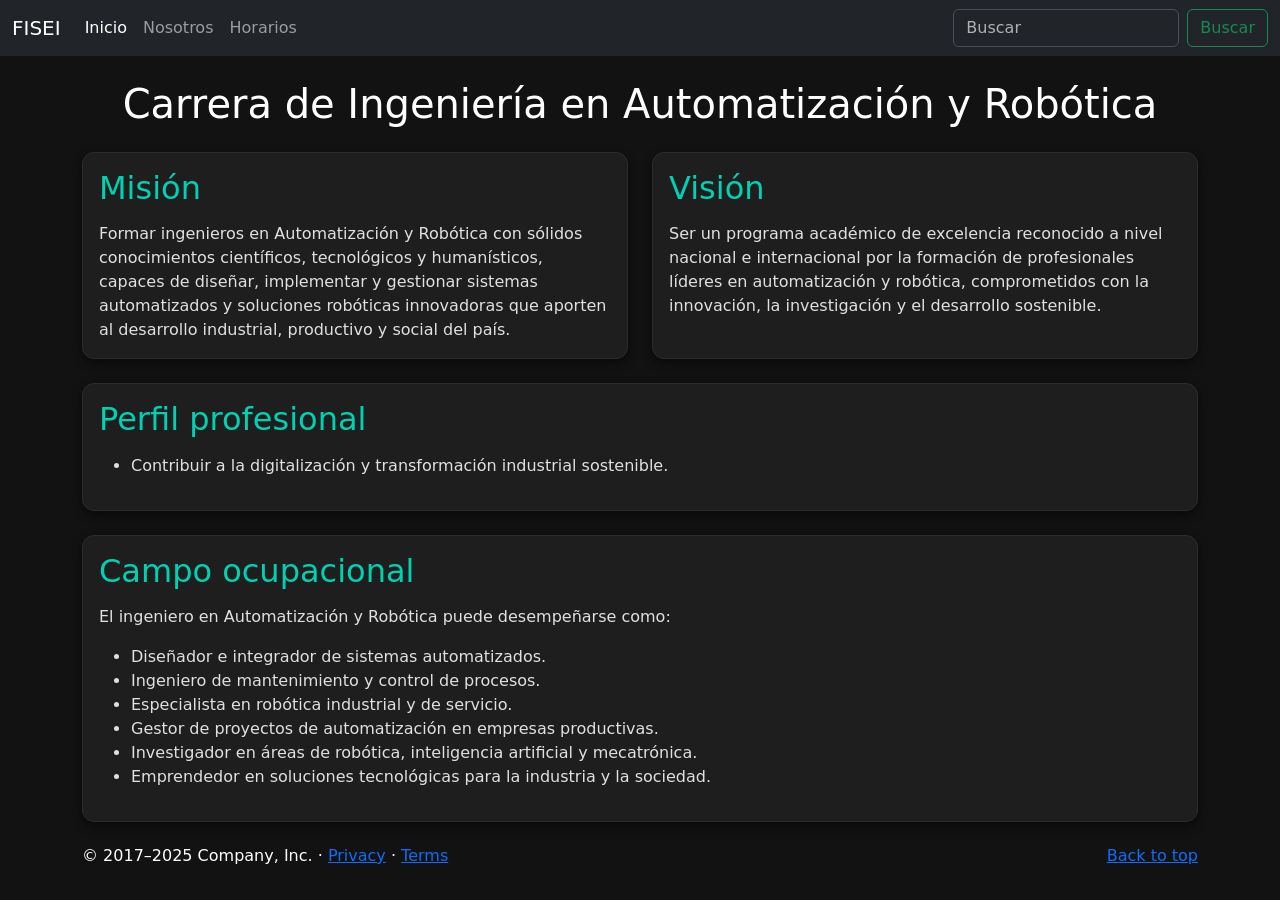
<file: automatizacion.html>
<!doctype html>
<html lang="en" data-bs-theme="auto">

<head>
    <meta charset="utf-8" />
    <meta name="viewport" content="width=device-width, initial-scale=1" />
    <title>FISEI</title>
    <link href="../assets/dist/css/bootstrap.min.css" rel="stylesheet" />
    <link href="automatizacion.css" rel="stylesheet" />
    <script src="../assets/js/color-modes.js"></script>
</head>

<body>
    <!-- HEADER -->
    <header data-bs-theme="dark">
        <nav class="navbar navbar-expand-md navbar-dark fixed-top bg-dark">
            <div class="container-fluid">
                <a class="navbar-brand" href="#">FISEI</a>
                <button class="navbar-toggler" type="button" data-bs-toggle="collapse" data-bs-target="#navbarCollapse"
                    aria-controls="navbarCollapse" aria-expanded="false" aria-label="Toggle navigation">
                    <span class="navbar-toggler-icon"></span>
                </button>
                <div class="collapse navbar-collapse" id="navbarCollapse">
                    <ul class="navbar-nav me-auto mb-2 mb-md-0">
                        <li class="nav-item">
                            <a class="nav-link active" aria-current="page" href="#">Inicio</a>
                        </li>
                        <li class="nav-item"><a class="nav-link" href="nosotros.html">Nosotros</a></li>
                        <li class="nav-item"><a class="nav-link" href="#">Horarios</a></li>
                    </ul>
                    <form class="d-flex" role="search">
                        <input class="form-control me-2" type="search" placeholder="Buscar" aria-label="Search" />
                        <button class="btn btn-outline-success" type="submit">
                            Buscar
                        </button>
                    </form>
                </div>
            </div>
        </nav>
    </header>

    <!-- BODY CON CONTENIDO -->
    <main class="container">
        <h1 class="text-center mb-4">Carrera de Ingeniería en Automatización y Robótica</h1>

        <div class="row g-4">
            <!-- Misión -->
            <div class="col-md-6">
                <div class="card custom-card h-100">
                    <div class="card-body">
                        <h2 class="card-title">Misión</h2>
                        <p class="card-text">
                            Formar ingenieros en Automatización y Robótica con sólidos conocimientos científicos,
                            tecnológicos y humanísticos, capaces de diseñar, implementar y gestionar sistemas
                            automatizados y soluciones robóticas innovadoras que aporten al desarrollo industrial,
                            productivo y social del país.
                        </p>
                    </div>
                </div>
            </div>

            <!-- Visión -->
            <div class="col-md-6">
                <div class="card custom-card h-100">
                    <div class="card-body">
                        <h2 class="card-title">Visión</h2>
                        <p class="card-text">
                            Ser un programa académico de excelencia reconocido a nivel nacional e internacional
                            por la formación de profesionales líderes en automatización y robótica,
                            comprometidos con la innovación, la investigación y el desarrollo sostenible.
                        </p>
                    </div>
                </div>
            </div>

            <!-- Perfil profesional -->
            <div class="col-md-12">
                <div class="card custom-card">
                    <div class="card-body">
                        <h2 class="card-title">Perfil profesional</h2>
                        <ul>
                            <li>Contribuir a la digitalización y transformación industrial sostenible.</li>
                        </ul>
                    </div>
                </div>
            </div>

            <!-- Campo ocupacional -->
            <div class="col-md-12">
                <div class="card custom-card">
                    <div class="card-body">
                        <h2 class="card-title">Campo ocupacional</h2>
                        <p>El ingeniero en Automatización y Robótica puede desempeñarse como:</p>
                        <ul>
                            <li>Diseñador e integrador de sistemas automatizados.</li>
                            <li>Ingeniero de mantenimiento y control de procesos.</li>
                            <li>Especialista en robótica industrial y de servicio.</li>
                            <li>Gestor de proyectos de automatización en empresas productivas.</li>
                            <li>Investigador en áreas de robótica, inteligencia artificial y mecatrónica.</li>
                            <li>Emprendedor en soluciones tecnológicas para la industria y la sociedad.</li>
                        </ul>
                    </div>
                </div>
            </div>
        </div>
    </main>



    <!-- FOOTER SIEMPRE ABAJO -->
    <footer class="container py-3">
        <p class="float-end"><a href="#">Back to top</a></p>
        <p>
            &copy; 2017–2025 Company, Inc. &middot;
            <a href="#">Privacy</a> &middot; <a href="#">Terms</a>
        </p>
    </footer>

    <script src="../assets/dist/js/bootstrap.bundle.min.js"></script>
</body>

</html>
</file>
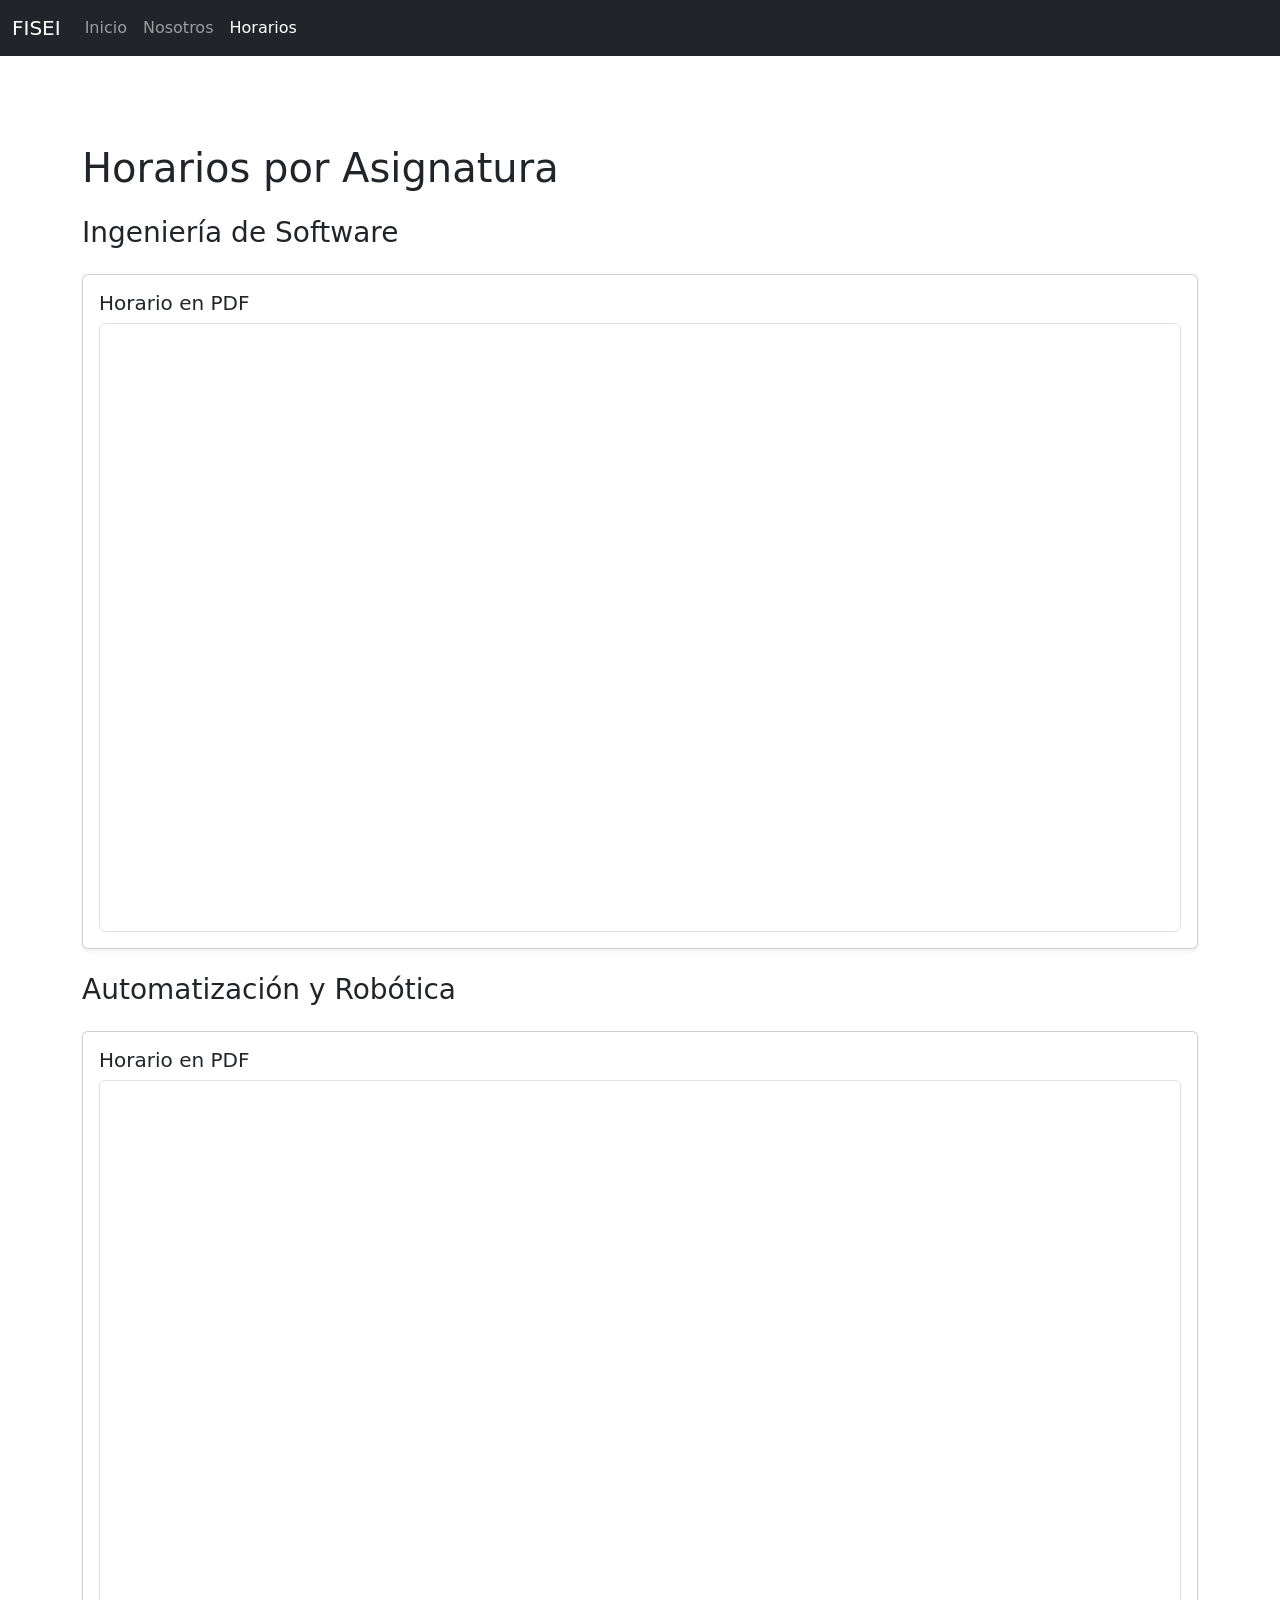
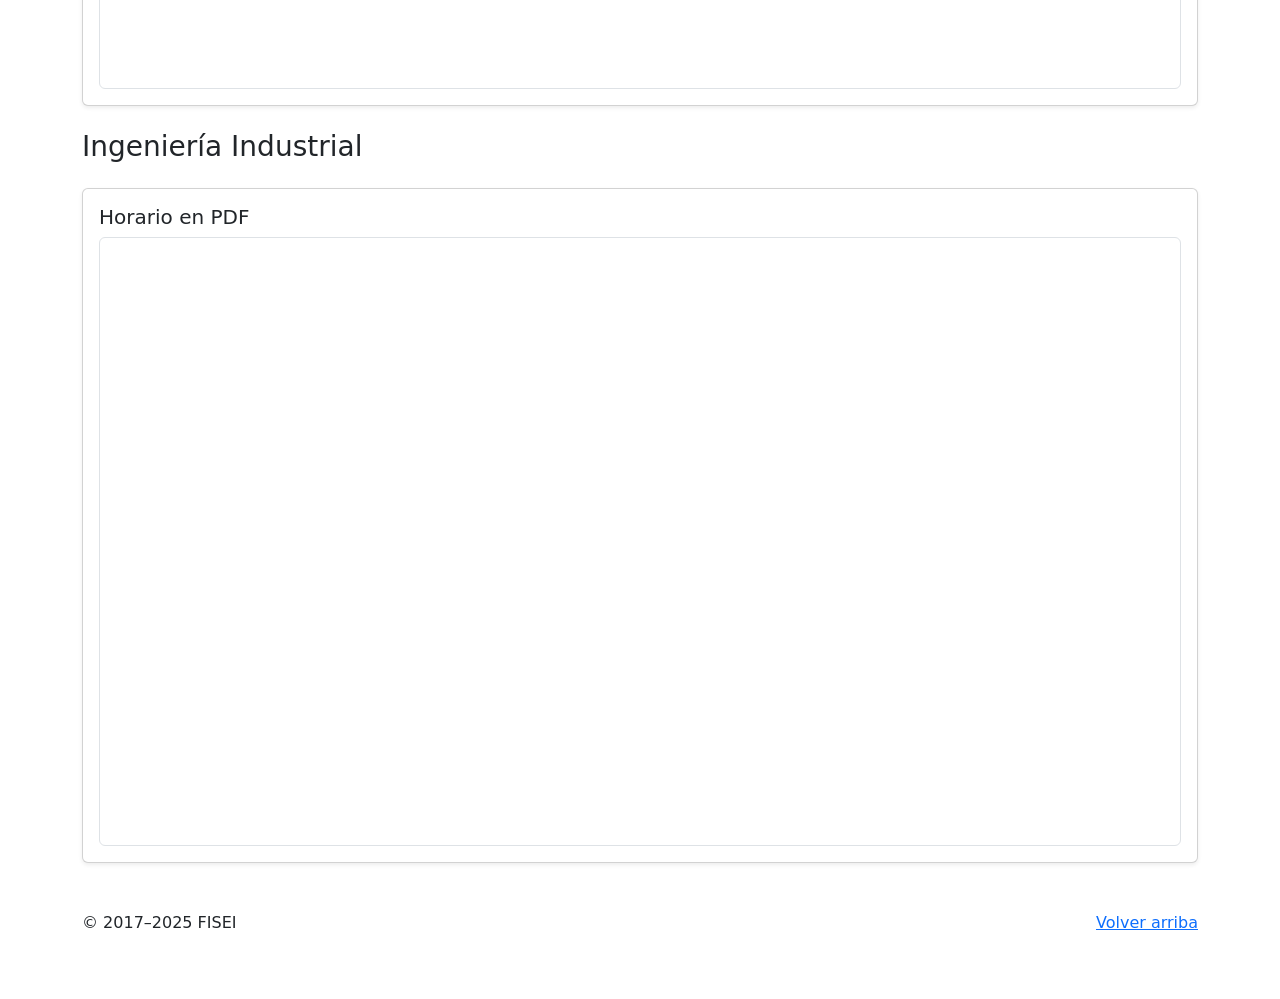
<file: horarios.html>
<!doctype html>
<html lang="es" data-bs-theme="auto">
  <head>
    <meta charset="utf-8" />
    <meta name="viewport" content="width=device-width, initial-scale=1" />
    <title>Horarios — FISEI</title>
    <script src="../assets/js/color-modes.js"></script>
    <link href="../assets/dist/css/bootstrap.min.css" rel="stylesheet" />
    <meta name="theme-color" content="#712cf9" />
    <link href="carousel.css" rel="stylesheet" />
  </head>
  <body>
    <!-- Navbar -->
    <header data-bs-theme="dark">
      <nav class="navbar navbar-expand-md navbar-dark fixed-top bg-dark">
        <div class="container-fluid">
          <a class="navbar-brand" href="#">FISEI</a>
          <button class="navbar-toggler" type="button" data-bs-toggle="collapse" data-bs-target="#navbarCollapse">
            <span class="navbar-toggler-icon"></span>
          </button>
          <div class="collapse navbar-collapse" id="navbarCollapse">
            <ul class="navbar-nav me-auto mb-2 mb-md-0">
              <li class="nav-item"><a class="nav-link" href="index.html">Inicio</a></li>
              <li class="nav-item"><a class="nav-link" href="nosotros.html">Nosotros</a></li>
              <li class="nav-item"><a class="nav-link active" aria-current="page" href="horarios.html">Horarios</a></li>
            </ul>
          </div>
        </div>
      </nav>
    </header>

    <main class="pt-5 mt-5 container">
      <h1 class="mb-4">Horarios por Asignatura</h1>

      <!-- SOFTWARE -->
      <h3>Ingeniería de Software</h3>
      <div class="card shadow-sm my-4 horario-pdf"
           data-pdf-src="assets/archivos/SOFTWARE.pdf">
        <div class="card-body">
          <h5 class="card-title">Horario en PDF</h5>
          <div class="ratio ratio-16x9 rounded border pdf-viewer">
            <iframe src="" title="Horario PDF — Software" allow="fullscreen" style="border:0"></iframe>
          </div>
          <div class="p-4 border rounded bg-body-tertiary pdf-fallback d-none">
            <h5 class="mb-3">Bienvenidos a un nuevo semestre cargado de oportunidades y conocimiento 🎓</h5>
            <p>
              La Facultad de Ingeniería en Sistemas, Electrónica e Industrial se complace en presentar los horarios de clase para el período <strong>Agosto 2025 – Enero 2026</strong>.
            </p>
            <p>
              Este semestre estará lleno de desafíos y aprendizajes que te impulsarán a crecer personal y profesionalmente.
            </p>
            <p class="mb-0"><strong>¡Te esperamos en clase con la mejor energía! 🚀</strong></p>
          </div>
        </div>
      </div>

      <!-- ROBÓTICA -->
      <h3>Automatización y Robótica</h3>
      <div class="card shadow-sm my-4 horario-pdf"
           data-pdf-src="assets/archivos/ROBOTICA.pdf">
        <div class="card-body">
          <h5 class="card-title">Horario en PDF</h5>
          <div class="ratio ratio-16x9 rounded border pdf-viewer">
            <iframe src="" title="Horario PDF — Robótica" allow="fullscreen" style="border:0"></iframe>
          </div>
          <div class="p-4 border rounded bg-body-tertiary pdf-fallback d-none">
            <h5 class="mb-3">Bienvenidos a un nuevo semestre cargado de oportunidades y conocimiento 🎓</h5>
            <p>
              La Facultad de Ingeniería en Sistemas, Electrónica e Industrial se complace en presentar los horarios de clase para el período <strong>Agosto 2025 – Enero 2026</strong>.
            </p>
            <p>
              Este semestre estará lleno de desafíos y aprendizajes que te impulsarán a crecer personal y profesionalmente.
            </p>
            <p class="mb-0"><strong>¡Te esperamos en clase con la mejor energía! 🚀</strong></p>
          </div>
        </div>
      </div>

      <!-- INDUSTRIAL -->
      <h3>Ingeniería Industrial</h3>
      <div class="card shadow-sm my-4 horario-pdf"
           data-pdf-src="assets/archivos/INDUSTRIAL.pdf">
        <div class="card-body">
          <h5 class="card-title">Horario en PDF</h5>
          <div class="ratio ratio-16x9 rounded border pdf-viewer">
            <iframe src="" title="Horario PDF — Industrial" allow="fullscreen" style="border:0"></iframe>
          </div>
          <div class="p-4 border rounded bg-body-tertiary pdf-fallback d-none">
            <h5 class="mb-3">Bienvenidos a un nuevo semestre cargado de oportunidades y conocimiento 🎓</h5>
            <p>
              La Facultad de Ingeniería en Sistemas, Electrónica e Industrial se complace en presentar los horarios de clase para el período <strong>Agosto 2025 – Enero 2026</strong>.
            </p>
            <p>
              Este semestre estará lleno de desafíos y aprendizajes que te impulsarán a crecer personal y profesionalmente.
            </p>
            <p class="mb-0"><strong>¡Te esperamos en clase con la mejor energía! 🚀</strong></p>
          </div>
        </div>
      </div>

      <footer class="mt-5">
        <p class="float-end"><a href="#">Volver arriba</a></p>
        <p>&copy; 2017–2025 FISEI</p>
      </footer>
    </main>

    <script src="../assets/dist/js/bootstrap.bundle.min.js"></script>
    <script>
      document.addEventListener("DOMContentLoaded", () => {
        const blocks = document.querySelectorAll(".horario-pdf");
        blocks.forEach(block => {
          const src = block.getAttribute("data-pdf-src");
          const viewer = block.querySelector(".pdf-viewer");
          const iframe = viewer.querySelector("iframe");
          const fallback = block.querySelector(".pdf-fallback");

          if (!src) {
            viewer.classList.add("d-none");
            fallback.classList.remove("d-none");
            return;
          }

          fetch(src, { method: "HEAD" })
            .then(r => {
              const isPDF = (r.headers.get("content-type") || "").includes("pdf");
              if (r.ok && isPDF) {
                iframe.src = src;
              } else {
                viewer.classList.add("d-none");
                fallback.classList.remove("d-none");
              }
            })
            .catch(() => {
              viewer.classList.add("d-none");
              fallback.classList.remove("d-none");
            });
        });
      });
    </script>
  </body>
</html>
</file>
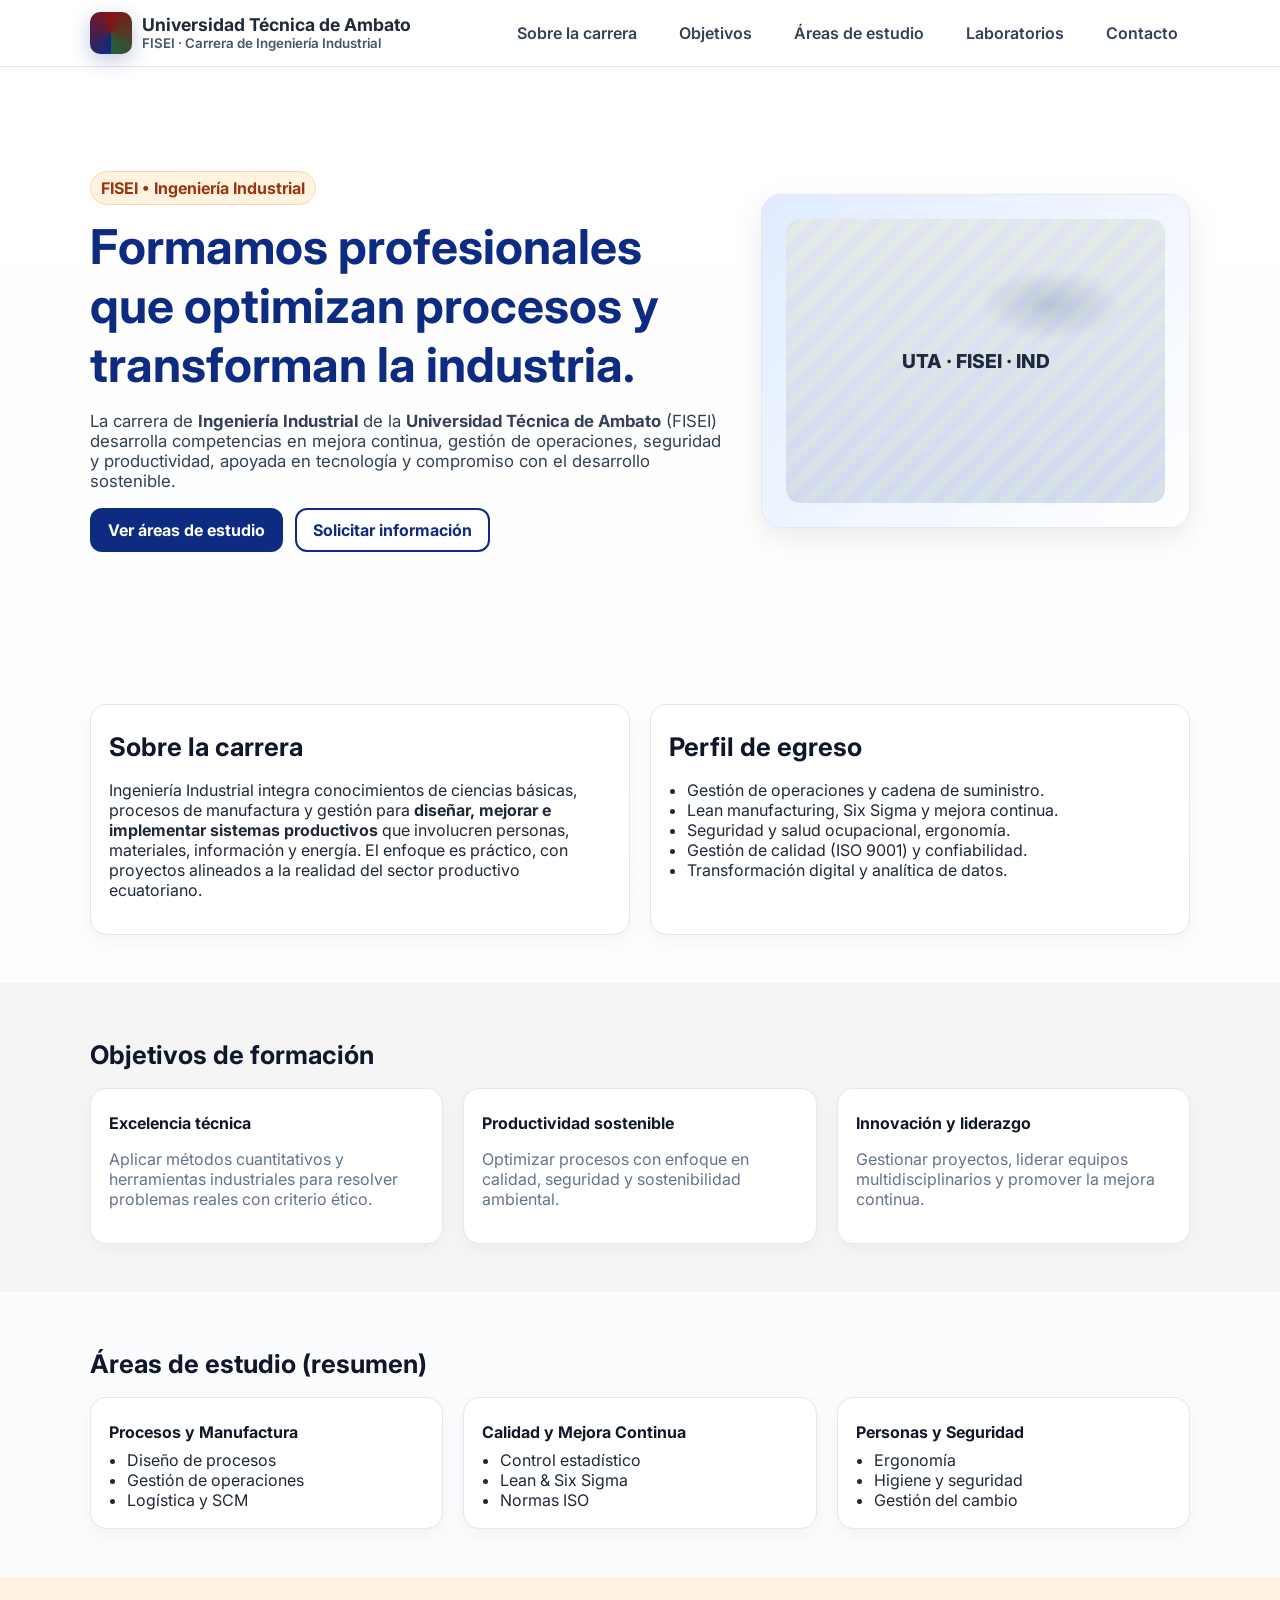
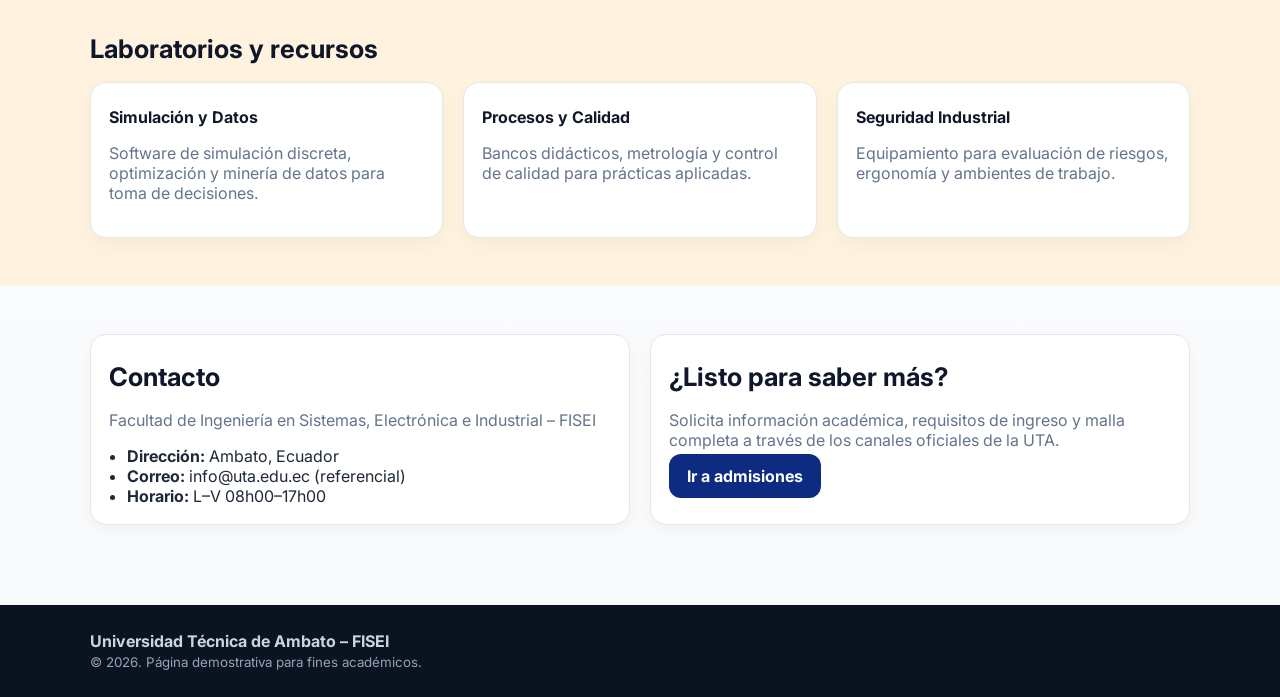
<file: industrial.html>
<!DOCTYPE html>
<html lang="es">
<head>
  <meta charset="utf-8" />
  <meta name="viewport" content="width=device-width, initial-scale=1" />
  <title>Ingeniería Industrial – UTA | FISEI</title>
  <meta name="description" content="Página básica informativa de la Carrera de Ingeniería Industrial de la Universidad Técnica de Ambato (FISEI)." />
  <link rel="preconnect" href="https://fonts.googleapis.com">
  <link rel="preconnect" href="https://fonts.gstatic.com" crossorigin>
  <link href="https://fonts.googleapis.com/css2?family=Inter:wght@400;600;800&display=swap" rel="stylesheet">
  <style>
    :root{
      --azul:#0D2B81; /* paleta base solicitada por el usuario en trabajos previos */
      --celeste:#f5f5f5;
      --crema:#FFF3E0;
      --verde:#20603D;
      --acento:#E53935; /* rojo */
      --texto:#1f2937;
    }
    *{box-sizing:border-box}
    body{margin:0;font-family:"Inter",system-ui,-apple-system,Segoe UI,Roboto,Arial,sans-serif;color:var(--texto);background:linear-gradient(180deg,#ffffff, #f8fafc)}
    a{color:inherit;text-decoration:none}
    .container{width:min(1100px,92%);margin-inline:auto}

    /* Header */
    header{position:sticky;top:0;background:#fff;border-bottom:1px solid #e5e7eb;z-index:20}
    .nav{display:flex;align-items:center;justify-content:space-between;padding:12px 0}
    .brand{display:flex;gap:10px;align-items:center}
    .logo{width:42px;height:42px;border-radius:10px;background:conic-gradient(from 180deg,var(--azul),#841515,var(--verde));box-shadow:0 6px 20px rgba(13,43,129,.25)}
    .brand h1{font-size:1.1rem;line-height:1.1;margin:0}
    .brand small{display:block;color:#475569;font-weight:600}
    nav ul{display:flex;gap:18px;list-style:none;margin:0;padding:0}
    nav a{padding:8px 12px;border-radius:10px;font-weight:600;color:#334155}
    nav a:hover{background:#eef2ff;color:#1e293b}

    /* Hero */
    .hero{position:relative;overflow:hidden}
    .hero .wrap{display:grid;grid-template-columns:1.2fr .8fr;gap:28px;align-items:center;padding:56px 0}
    .badge{display:inline-flex;gap:8px;align-items:center;background:var(--crema);color:#9a3412;border:1px solid #fed7aa;padding:6px 10px;border-radius:999px;font-weight:700}
    .hero h2{font-size:clamp(1.8rem,4.8vw,3rem);margin:12px 0;color:var(--azul)}
    .hero p{font-size:1.05rem;color:#334155}
    .cta{margin-top:16px;display:flex;gap:12px;flex-wrap:wrap}
    .btn{padding:10px 16px;border-radius:12px;font-weight:700;border:2px solid transparent}
    .btn.primary{background:var(--azul);color:#fff}
    .btn.primary:hover{opacity:.92}
    .btn.outline{border-color:var(--azul);color:var(--azul);background:#fff}
    .btn.outline:hover{background:#eef2ff}
    .card-illus{background:linear-gradient(135deg,#e0ecff,#fff);border:1px solid #e5e7eb;border-radius:20px;padding:24px;box-shadow:0 10px 30px rgba(2,6,23,.08)}
    .illus{aspect-ratio:4/3;border-radius:14px;background:repeating-linear-gradient(135deg,rgba(13,43,129,.12) 0 10px, rgba(32,96,61,.12) 10px 20px),radial-gradient(120px 60px at 70% 30%, rgba(13,43,129,.18), transparent 60%),linear-gradient(180deg,#ffffff,#eef2ff);display:grid;place-items:center;color:#1e293b;font-weight:800;}
    .illus span{font-size:1.2rem}

    /* Sections */
    section{padding:48px 0}
    h3{font-size:1.6rem;color:#0f172a;margin:8px 0 18px}
    .grid{display:grid;gap:20px}
    .cols-3{grid-template-columns:repeat(3,1fr)}
    .cols-2{grid-template-columns:repeat(2,1fr)}
    .card{background:#fff;border:1px solid #e5e7eb;border-radius:16px;padding:18px;box-shadow:0 6px 18px rgba(2,6,23,.04)}
    .card h4{margin:6px 0 8px;color:#111827}
    .muted{color:#64748b}
    ul.clean{padding-left:18px;margin:0}

    /* Footer */
    footer{margin-top:32px;background:#0b1220;color:#cbd5e1}
    .foot{display:grid;gap:14px;padding:26px 0}
    .foot small{color:#94a3b8}

    /* Responsive */
    @media (max-width: 900px){
      .hero .wrap{grid-template-columns:1fr}
      .cols-3{grid-template-columns:1fr}
      .cols-2{grid-template-columns:1fr}
    }
  </style>
</head>
<body>
  <header>
    <div class="container nav">
      <div class="brand">
        <div class="logo" aria-hidden="true"></div>
        <div>
          <h1>Universidad Técnica de Ambato</h1>
          <small>FISEI · Carrera de Ingeniería Industrial</small>
        </div>
      </div>
      <nav aria-label="Secciones principales">
        <ul>
          <li><a href="#sobre">Sobre la carrera</a></li>
          <li><a href="#objetivos">Objetivos</a></li>
          <li><a href="#malla">Áreas de estudio</a></li>
          <li><a href="#laboratorios">Laboratorios</a></li>
          <li><a href="#contacto">Contacto</a></li>
        </ul>
      </nav>
    </div>
  </header>

  <main>
    <!-- Hero -->
    <section class="hero">
      <div class="container wrap">
        <div>
          <span class="badge">FISEI • Ingeniería Industrial</span>
          <h2>Formamos profesionales que optimizan procesos y transforman la industria.</h2>
          <p>
            La carrera de <strong>Ingeniería Industrial</strong> de la <strong>Universidad Técnica de Ambato</strong> (FISEI) desarrolla competencias en
            mejora continua, gestión de operaciones, seguridad y productividad, apoyada en tecnología y compromiso con el desarrollo sostenible.
          </p>
          <div class="cta">
            <a href="#malla" class="btn primary">Ver áreas de estudio</a>
            <a href="#contacto" class="btn outline">Solicitar información</a>
          </div>
        </div>
        <div class="card-illus" aria-hidden="true">
          <div class="illus">
            <span>UTA · FISEI · IND</span>
          </div>
        </div>
      </div>
    </section>

    <!-- Sobre -->
    <section id="sobre">
      <div class="container grid cols-2">
        <div class="card">
          <h3>Sobre la carrera</h3>
          <p>
            Ingeniería Industrial integra conocimientos de ciencias básicas, procesos de manufactura y gestión para <strong>diseñar, mejorar e implementar sistemas productivos</strong> que involucren personas, materiales, información y energía. El enfoque es práctico, con proyectos alineados a la realidad del sector productivo ecuatoriano.
          </p>
        </div>
        <div class="card">
          <h3>Perfil de egreso</h3>
          <ul class="clean">
            <li>Gestión de operaciones y cadena de suministro.</li>
            <li>Lean manufacturing, Six Sigma y mejora continua.</li>
            <li>Seguridad y salud ocupacional, ergonomía.</li>
            <li>Gestión de calidad (ISO 9001) y confiabilidad.</li>
            <li>Transformación digital y analítica de datos.</li>
          </ul>
        </div>
      </div>
    </section>

    <!-- Objetivos -->
    <section id="objetivos" style="background:var(--celeste)">
      <div class="container">
        <h3>Objetivos de formación</h3>
        <div class="grid cols-3">
          <div class="card">
            <h4>Excelencia técnica</h4>
            <p class="muted">Aplicar métodos cuantitativos y herramientas industriales para resolver problemas reales con criterio ético.</p>
          </div>
          <div class="card">
            <h4>Productividad sostenible</h4>
            <p class="muted">Optimizar procesos con enfoque en calidad, seguridad y sostenibilidad ambiental.</p>
          </div>
          <div class="card">
            <h4>Innovación y liderazgo</h4>
            <p class="muted">Gestionar proyectos, liderar equipos multidisciplinarios y promover la mejora continua.</p>
          </div>
        </div>
      </div>
    </section>

    <!-- Áreas de estudio / malla breve -->
    <section id="malla">
      <div class="container">
        <h3>Áreas de estudio (resumen)</h3>
        <div class="grid cols-3">
          <div class="card">
            <h4>Procesos y Manufactura</h4>
            <ul class="clean">
              <li>Diseño de procesos</li>
              <li>Gestión de operaciones</li>
              <li>Logística y SCM</li>
            </ul>
          </div>
          <div class="card">
            <h4>Calidad y Mejora Continua</h4>
            <ul class="clean">
              <li>Control estadístico</li>
              <li>Lean &amp; Six Sigma</li>
              <li>Normas ISO</li>
            </ul>
          </div>
          <div class="card">
            <h4>Personas y Seguridad</h4>
            <ul class="clean">
              <li>Ergonomía</li>
              <li>Higiene y seguridad</li>
              <li>Gestión del cambio</li>
            </ul>
          </div>
        </div>
      </div>
    </section>

    <!-- Laboratorios -->
    <section id="laboratorios" style="background:var(--crema)">
      <div class="container">
        <h3>Laboratorios y recursos</h3>
        <div class="grid cols-3">
          <div class="card">
            <h4>Simulación y Datos</h4>
            <p class="muted">Software de simulación discreta, optimización y minería de datos para toma de decisiones.</p>
          </div>
          <div class="card">
            <h4>Procesos y Calidad</h4>
            <p class="muted">Bancos didácticos, metrología y control de calidad para prácticas aplicadas.</p>
          </div>
          <div class="card">
            <h4>Seguridad Industrial</h4>
            <p class="muted">Equipamiento para evaluación de riesgos, ergonomía y ambientes de trabajo.</p>
          </div>
        </div>
      </div>
    </section>

    <!-- Contacto -->
    <section id="contacto">
      <div class="container grid cols-2">
        <div class="card">
          <h3>Contacto</h3>
          <p class="muted">Facultad de Ingeniería en Sistemas, Electrónica e Industrial – FISEI</p>
          <ul class="clean">
            <li><strong>Dirección:</strong> Ambato, Ecuador</li>
            <li><strong>Correo:</strong> info@uta.edu.ec (referencial)</li>
            <li><strong>Horario:</strong> L–V 08h00–17h00</li>
          </ul>
        </div>
        <div class="card">
          <h3>¿Listo para saber más?</h3>
          <p class="muted">Solicita información académica, requisitos de ingreso y malla completa a través de los canales oficiales de la UTA.</p>
          <a class="btn primary" href="https://fisei.uta.edu.ec/v4.0/index.php/carreras-y-programas/ingenieria-industrial";return false;">Ir a admisiones</a>
        </div>
      </div>
    </section>
  </main>

  <footer>
    <div class="container foot">
      <div>
        <strong>Universidad Técnica de Ambato – FISEI</strong><br />
        <small>© <span id="y"></span>. Página demostrativa para fines académicos.</small>
      </div>
    </div>
  </footer>

  <script>
    document.getElementById('y').textContent = new Date().getFullYear();
  </script>
</body>
</html>
</file>
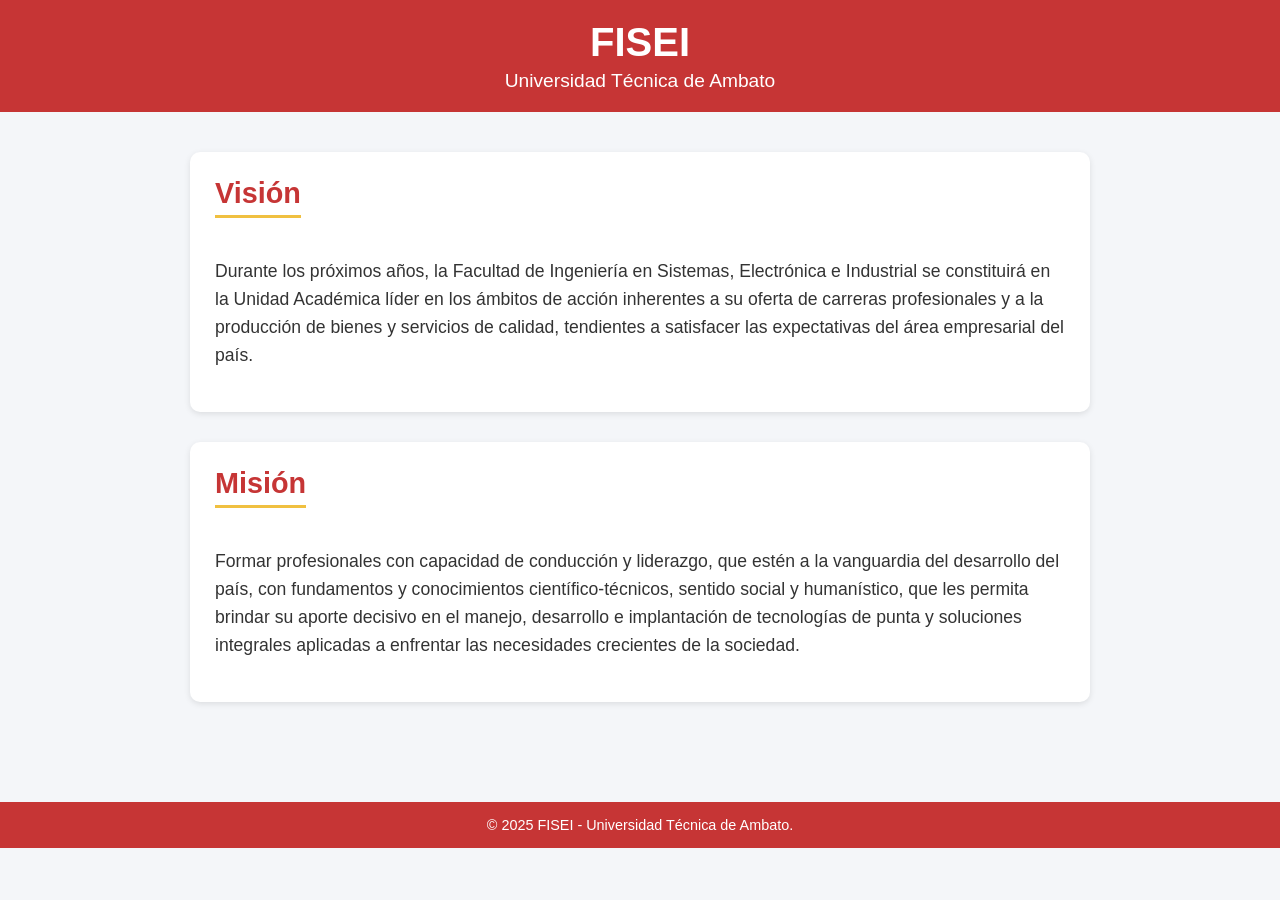
<file: nosotros.html>
<!DOCTYPE html>
<html lang="es">
<head>
  <meta charset="UTF-8">
  <title>FISEI - Universidad Técnica de Ambato</title>
  <style>
    body {
      font-family: Arial, sans-serif;
      margin: 0;
      padding: 0;
      background: #f4f6f9;
      color: #333;
    }

    header {
      background: #c63535;
      color: white;
      padding: 20px;
      text-align: center;
    } 

    header h1 {
      margin: 0;
      font-size: 2.5em;
    }

    header p {
      margin: 5px 0 0;
      font-size: 1.2em;
      color: #ffffff;
    }

    main {
      padding: 40px;
      max-width: 900px;
      margin: auto;
    }

    section {
      background: white;
      padding: 25px;
      margin-bottom: 30px;
      border-radius: 10px;
      box-shadow: 0 2px 6px rgba(0,0,0,0.1);
    }

    section h2 {
      color: #c63535;
      margin-top: 0;
      font-size: 1.8em;
      border-bottom: 3px solid #f0c040;
      display: inline-block;
      padding-bottom: 5px;
    }

    section p {
      font-size: 1.1em;
      line-height: 1.6em;
      margin-top: 15px;
    }

    footer {
      background: #c63535;
      color: white;
      text-align: center;
      padding: 15px;
      margin-top: 30px;
    }

    footer p {
      margin: 0;
      font-size: 0.9em;
    }
  </style>
</head>
<body>
  <header>
    <h1>FISEI</h1>
    <p>Universidad Técnica de Ambato</p>
  </header>

  <main>
    <section>
      <h2>Visión</h2>
      <p>
        Durante los próximos años, la Facultad de Ingeniería en Sistemas, 
        Electrónica e Industrial se constituirá en la Unidad Académica líder
        en los ámbitos de acción inherentes a su oferta de carreras profesionales 
        y a la producción de bienes y servicios de calidad, tendientes a satisfacer 
        las expectativas del área empresarial del país.
      </p>
    </section>

    <section>
      <h2>Misión</h2>
      <p>
        Formar profesionales con capacidad de conducción y liderazgo, que estén a 
        la vanguardia del desarrollo del país, con fundamentos y conocimientos 
        científico-técnicos, sentido social y humanístico, que les permita brindar 
        su aporte decisivo en el manejo, desarrollo e implantación de tecnologías de
         punta y soluciones integrales aplicadas a enfrentar las necesidades crecientes 
         de la sociedad.
      </p>
    </section>
  </main>

  <footer>
    <p>© 2025 FISEI - Universidad Técnica de Ambato.</p>
  </footer>
</body>
</html>
</file>
<file: automatizacion.css>
html,
body {
    height: 100%;
}

body {
    display: flex;
    flex-direction: column;
    background-color: #121212;
    /* Fondo oscuro */
    color: white;
    /* Texto en blanco */
}

main {
    flex: 1;
    margin-top: 80px;
}

/* Cards personalizadas */
.custom-card {
    background-color: #1e1e1e;
    /* gris oscuro */
    border: 1px solid #2c2c2c;
    border-radius: 12px;
    box-shadow: 0 4px 10px rgba(0, 0, 0, 0.5);
    transition: transform 0.2s ease, box-shadow 0.2s ease;
}

.custom-card:hover {
    transform: translateY(-5px);
    box-shadow: 0 6px 16px rgba(0, 0, 0, 0.7);
}

.custom-card .card-title {
    color: #00d1b2;
    /* Verde-azulado moderno */
    margin-bottom: 15px;
}

.custom-card .card-text,
.custom-card ul,
.custom-card p {
    color: #e0e0e0;
}
</file>
<file: carousel.css>
/* GLOBAL STYLES
-------------------------------------------------- */
/* Padding below the footer and lighter body text */

body {
  padding-top: 3rem;
  padding-bottom: 3rem;
  color: rgb(var(--bs-tertiary-color-rgb));
}


/* CUSTOMIZE THE CAROUSEL
-------------------------------------------------- */

/* Carousel base class */
.carousel {
  margin-bottom: 4rem;
}
/* Since positioning the image, we need to help out the caption */
.carousel-caption {
  bottom: 3rem;
  z-index: 10;
}

/* Declare heights because of positioning of img element */
.carousel-item {
  height: 32rem;
}


/* MARKETING CONTENT
-------------------------------------------------- */

/* Center align the text within the three columns below the carousel */
.marketing .col-lg-4 {
  margin-bottom: 1.5rem;
  text-align: center;
}
/* rtl:begin:ignore */
.marketing .col-lg-4 p {
  margin-right: .75rem;
  margin-left: .75rem;
}
/* rtl:end:ignore */


/* Featurettes
------------------------- */

.featurette-divider {
  margin: 5rem 0; /* Space out the Bootstrap <hr> more */
}

/* Thin out the marketing headings */
/* rtl:begin:remove */
.featurette-heading {
  letter-spacing: -.05rem;
}

/* rtl:end:remove */

/* RESPONSIVE CSS
-------------------------------------------------- */

@media (min-width: 40em) {
  /* Bump up size of carousel content */
  .carousel-caption p {
    margin-bottom: 1.25rem;
    font-size: 1.25rem;
    line-height: 1.4;
  }

  .featurette-heading {
    font-size: 50px;
  }
}

@media (min-width: 62em) {
  .featurette-heading {
    margin-top: 7rem;
  }
}
</file>
